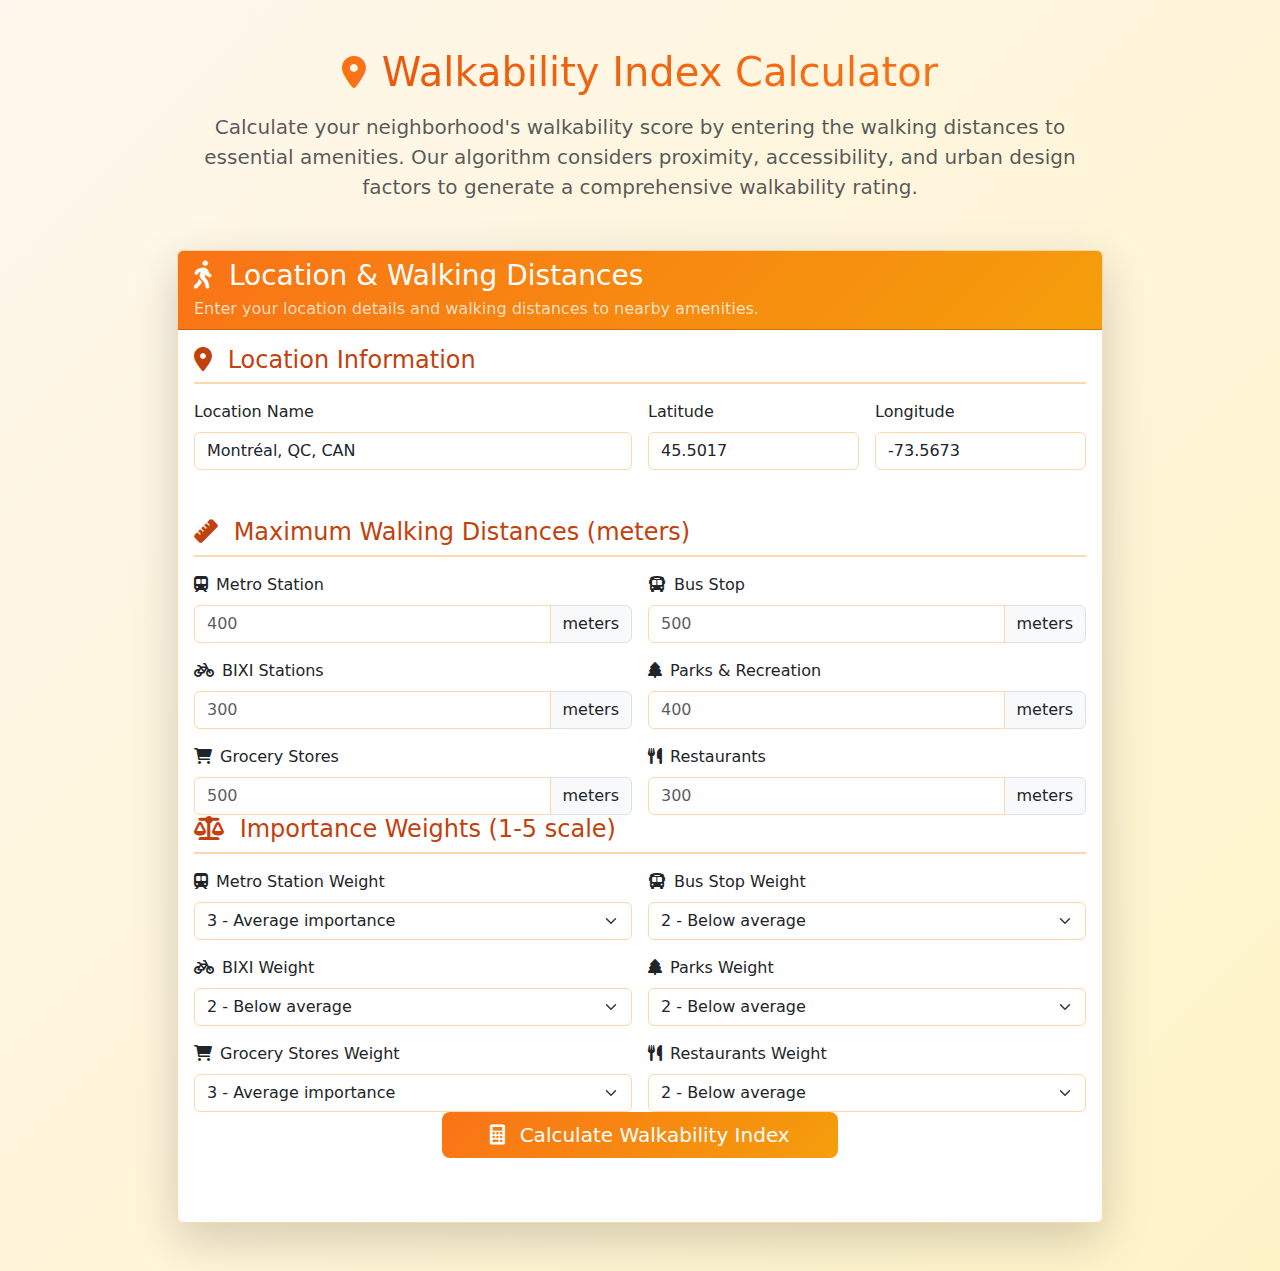
<file: docs/index.html>
<!DOCTYPE html>
<html lang="en">

<head>
    <meta charset="UTF-8">
    <meta name="viewport" content="width=device-width, initial-scale=1.0">
    <title>Walkability Index Calculator</title>
    <link href="https://cdn.jsdelivr.net/npm/bootstrap@5.3.0/dist/css/bootstrap.min.css" rel="stylesheet">
    <link href="https://cdnjs.cloudflare.com/ajax/libs/font-awesome/6.0.0/css/all.min.css" rel="stylesheet">
    <style>
        :root {
            --orange-50: #fff7ed;
            --orange-100: #ffedd5;
            --orange-200: #fed7aa;
            --orange-300: #fdba74;
            --orange-400: #fb923c;
            --orange-500: #f97316;
            --orange-600: #ea580c;
            --orange-700: #c2410c;
            --amber-500: #f59e0b;
            --amber-600: #d97706;
        }

        body {
            background: linear-gradient(135deg, var(--orange-50) 0%, #fef3c7 100%);
            min-height: 100vh;
        }

        .bg-orange-gradient {
            background: linear-gradient(135deg, var(--orange-500) 0%, var(--amber-500) 100%);
        }

        .text-orange-gradient {
            background: linear-gradient(135deg, var(--orange-600) 0%, var(--orange-500) 100%);
            -webkit-background-clip: text;
            -webkit-text-fill-color: transparent;
            background-clip: text;
        }

        .border-orange {
            border-color: var(--orange-200) !important;
        }

        .form-control:focus {
            border-color: var(--orange-400);
            box-shadow: 0 0 0 0.2rem rgba(249, 115, 22, 0.25);
        }

        .btn-orange {
            background: linear-gradient(135deg, var(--orange-500) 0%, var(--amber-500) 100%);
            border: none;
            color: white;
        }

        .btn-orange:hover {
            background: linear-gradient(135deg, var(--orange-600) 0%, var(--amber-600) 100%);
            color: white;
        }

        .btn-outline-orange {
            border-color: var(--orange-300);
            color: var(--orange-600);
        }

        .btn-outline-orange:hover {
            background-color: var(--orange-100);
            border-color: var(--orange-300);
            color: var(--orange-600);
        }

        .card-header-orange {
            background: linear-gradient(135deg, var(--orange-500) 0%, var(--amber-500) 100%);
            color: white;
        }

        .text-orange-600 {
            color: var(--orange-600) !important;
        }

        .text-orange-700 {
            color: var(--orange-700) !important;
        }

        .bg-orange-50 {
            background-color: var(--orange-50) !important;
        }

        .custom-place-item {
            background-color: var(--orange-50);
            border: 1px solid var(--orange-200);
        }

        .section-title {
            color: var(--orange-700);
            border-bottom: 2px solid var(--orange-200);
            padding-bottom: 0.5rem;
            margin-bottom: 1rem;
        }

        .icon-orange {
            color: var(--orange-500);
        }
    </style>
</head>

<body>
    <div class="container py-5">
        <div class="row justify-content-center">
            <div class="col-lg-10">
                <!-- Header -->
                <div class="text-center mb-5">
                    <div class="d-flex align-items-center justify-content-center gap-3 mb-3">
                        <i class="fas fa-map-marker-alt fa-2x icon-orange"></i>
                        <h1 class="text-orange-gradient mb-0">Walkability Index Calculator</h1>
                    </div>
                    <p class="text-muted lead">
                        Calculate your neighborhood's walkability score by entering the walking distances to essential
                        amenities.
                        Our algorithm considers proximity, accessibility, and urban design factors to generate a
                        comprehensive walkability rating.
                    </p>
                </div>

                <!-- Main Form Card -->
                <div class="card shadow-lg border-orange">
                    <div class="card-header card-header-orange">
                        <h3 class="card-title mb-1">
                            <i class="fas fa-walking me-2"></i>
                            Location & Walking Distances
                        </h3>
                        <p class="card-text mb-0 opacity-75">Enter your location details and walking distances to nearby
                            amenities.</p>
                    </div>
                    <div class="card-body">
                        <form id="walkabilityForm">
                            <!-- Location Section -->
                            <div class="mb-5">
                                <h4 class="section-title">
                                    <i class="fas fa-map-marker-alt me-2"></i>
                                    Location Information
                                </h4>
                                <div class="row g-3">
                                    <div class="col-md-6">
                                        <label for="location" class="form-label">Location Name</label>
                                        <input type="text" class="form-control border-orange" id="location"
                                            name="location" placeholder="e.g., Downtown Montreal" value="Montréal, QC, CAN" 
                                            required>
                                    </div>
                                    <div class="col-md-3">
                                        <label for="lat" class="form-label">Latitude</label>
                                        <input type="number" class="form-control border-orange" id="lat" name="lat"
                                            step="0.000001" placeholder="45.5017" value="45.5017" required>
                                    </div>
                                    <div class="col-md-3">
                                        <label for="lon" class="form-label">Longitude</label>
                                        <input type="number" class="form-control border-orange" id="lon" name="lon"
                                            step="0.000001" placeholder="-73.5673" value="-73.5673" required>
                                    </div>
                                </div>
                            </div>

                            <!-- Cutoff Distances Section -->
                            <div class="mb-5">
                                <h4 class="section-title">
                                    <i class="fas fa-ruler me-2"></i>
                                    Maximum Walking Distances (meters)
                                </h4>
                                <div class="row g-3">
                                
                                    <!-- METRO -->
                                    <div class="col-md-6">
                                        <label for="metro_m" class="form-label">
                                            <i class="fas fa-subway me-2"></i>Metro Station
                                        </label>
                                        <div class="input-group">
                                            <input type="number" class="form-control border-orange" id="metro_m" name="metro_m" step="50" min="0"
                                                placeholder="400">
                                            <span class="input-group-text">meters</span>
                                        </div>
                                    </div>
                                
                                    <!-- BUS -->
                                    <div class="col-md-6">
                                        <label for="bus_m" class="form-label">
                                            <i class="fas fa-bus me-2"></i>Bus Stop
                                        </label>
                                        <div class="input-group">
                                            <input type="number" class="form-control border-orange" id="bus_m" name="bus_m" step="50" min="0"
                                                placeholder="500">
                                            <span class="input-group-text">meters</span>
                                        </div>
                                    </div>
                                
                                    <!-- BIXI -->
                                    <div class="col-md-6">
                                        <label for="bixi_m" class="form-label">
                                            <i class="fas fa-bicycle me-2"></i>BIXI Stations
                                        </label>
                                        <div class="input-group">
                                            <input type="number" class="form-control border-orange" id="bixi_m" name="bixi_m" step="50" min="0"
                                                placeholder="300">
                                            <span class="input-group-text">meters</span>
                                        </div>
                                    </div>
                                
                                    <!-- PARK -->
                                    <div class="col-md-6">
                                        <label for="parks_m" class="form-label">
                                            <i class="fas fa-tree me-2"></i>Parks & Recreation
                                        </label>
                                        <div class="input-group">
                                            <input type="number" class="form-control border-orange" id="parks_m" name="parks_m" step="50" min="0"
                                                placeholder="400">
                                            <span class="input-group-text">meters</span>
                                        </div>
                                    </div>
                                
                                    <!-- GROCERY -->
                                    <div class="col-md-6">
                                        <label for="grocery_m" class="form-label">
                                            <i class="fas fa-shopping-cart me-2"></i>Grocery Stores
                                        </label>
                                        <div class="input-group">
                                            <input type="number" class="form-control border-orange" id="grocery_m" name="grocery_m" step="50" min="0"
                                                placeholder="500">
                                            <span class="input-group-text">meters</span>
                                        </div>
                                    </div>
                                
                                    <!-- RESTAURANT -->
                                    <div class="col-md-6">
                                        <label for="restaurants_m" class="form-label">
                                            <i class="fas fa-utensils me-2"></i>Restaurants
                                        </label>
                                        <div class="input-group">
                                            <input type="number" class="form-control border-orange" id="restaurants_m" name="restaurants_m" step="50"
                                                min="0" placeholder="300">
                                            <span class="input-group-text">meters</span>
                                        </div>
                                    </div>
                                
                                </div>

                            <!-- Weights Section -->
                            <div class="mb-5">
                                <h4 class="section-title">
                                    <i class="fas fa-balance-scale me-2"></i>
                                    Importance Weights (1-5 scale)
                                </h4>
                                <div class="row g-3">
                                
                                    <!-- METRO -->
                                    <div class="col-md-6">
                                        <label for="w_metro" class="form-label">
                                            <i class="fas fa-subway me-2"></i>Metro Station Weight
                                        </label>
                                        <select class="form-select border-orange" id="w_metro" name="w_metro">
                                            <option value="0">0 - Doesn't matter</option>
                                            <option value="1">1 - Low importance</option>
                                            <option value="2">2 - Below average</option>
                                            <option value="3" selected>3 - Average importance</option>
                                            <option value="4">4 - High importance</option>
                                            <option value="5">5 - Critical importance</option>
                                        </select>
                                    </div>
                                
                                    <!-- BUS -->
                                    <div class="col-md-6">
                                        <label for="w_bus" class="form-label">
                                            <i class="fas fa-bus me-2"></i>Bus Stop Weight
                                        </label>
                                        <select class="form-select border-orange" id="w_bus" name="w_bus">
                                            <option value="0">0 - Doesn't matter</option>
                                            <option value="1">1 - Low importance</option>
                                            <option value="2" selected>2 - Below average</option>
                                            <option value="3">3 - Average importance</option>
                                            <option value="4">4 - High importance</option>
                                            <option value="5">5 - Critical importance</option>
                                        </select>
                                    </div>
                                
                                    <!-- BIXI -->
                                    <div class="col-md-6">
                                        <label for="w_bixi" class="form-label">
                                            <i class="fas fa-bicycle me-2"></i>BIXI Weight
                                        </label>
                                        <select class="form-select border-orange" id="w_bixi" name="w_bixi">
                                            <option value="0">0 - Doesn't matter</option>
                                            <option value="1">1 - Low importance</option>
                                            <option value="2" selected>2 - Below average</option>
                                            <option value="3">3 - Average importance</option>
                                            <option value="4">4 - High importance</option>
                                            <option value="5">5 - Critical importance</option>
                                        </select>
                                    </div>
                                
                                    <!-- PARK -->
                                    <div class="col-md-6">
                                        <label for="w_parks" class="form-label">
                                            <i class="fas fa-tree me-2"></i>Parks Weight
                                        </label>
                                        <select class="form-select border-orange" id="w_parks" name="w_parks">
                                            <option value="0">0 - Doesn't matter</option>
                                            <option value="1">1 - Low importance</option>
                                            <option value="2" selected>2 - Below average</option>
                                            <option value="3">3 - Average importance</option>
                                            <option value="4">4 - High importance</option>
                                            <option value="5">5 - Critical importance</option>
                                        </select>
                                    </div>
                                
                                    <!-- GROCERY -->
                                    <div class="col-md-6">
                                        <label for="w_grocery" class="form-label">
                                            <i class="fas fa-shopping-cart me-2"></i>Grocery Stores Weight
                                        </label>
                                        <select class="form-select border-orange" id="w_grocery" name="w_grocery">
                                            <option value="0">0 - Doesn't matter</option>
                                            <option value="1">1 - Low importance</option>
                                            <option value="2">2 - Below average</option>
                                            <option value="3" selected>3 - Average importance</option>
                                            <option value="4">4 - High importance</option>
                                            <option value="5">5 - Critical importance</option>
                                        </select>
                                    </div>
                                
                                    <!-- RESTAURANT -->
                                    <div class="col-md-6">
                                        <label for="w_restaurants" class="form-label">
                                            <i class="fas fa-utensils me-2"></i>Restaurants Weight
                                        </label>
                                        <select class="form-select border-orange" id="w_restaurants" name="w_restaurants">
                                            <option value="0">0 - Doesn't matter</option>
                                            <option value="1">1 - Low importance</option>
                                            <option value="2" selected>2 - Below average</option>
                                            <option value="3">3 - Average importance</option>
                                            <option value="4">4 - High importance</option>
                                            <option value="5">5 - Critical importance</option>
                                        </select>
                                    </div>
                                
                                </div>



                            <!-- Submit Button -->
                            <div class="text-center">
                                <button type="submit" class="btn btn-orange btn-lg px-5">
                                    <i class="fas fa-calculator me-2"></i>
                                    Calculate Walkability Index
                                </button>
                            </div>
                        </form>
                    </div>
                </div>
            </div>
        </div>
    </div>

    <script src="https://cdn.jsdelivr.net/npm/bootstrap@5.3.0/dist/js/bootstrap.bundle.min.js"></script>
    <script>
        // Form submission
        document.getElementById('walkabilityForm').addEventListener('submit', async function (e) {
            e.preventDefault();

            // Show loading state
            const submitButton = this.querySelector('button[type="submit"]');
            const originalText = submitButton.innerHTML;
            submitButton.innerHTML = '<i class="fas fa-spinner fa-spin me-2"></i>Calculating...';
            submitButton.disabled = true;

            try {
                // Define consistent category order
                const categories = ["metro", "bus", "bixi", "park", "grocery", "restaurant"];

                // Build arrays in the same order
                const thresholds = [
                    parseInt(document.getElementById('metro_m').value) || 400,
                    parseInt(document.getElementById('bus_m').value) || 500,
                    parseInt(document.getElementById('bixi_m').value) || 300,
                    parseInt(document.getElementById('parks_m').value) || 400,
                    parseInt(document.getElementById('grocery_m').value) || 500,
                    parseInt(document.getElementById('restaurants_m').value) || 300
                ];

                const weights = [
                    parseInt(document.getElementById('w_metro').value),
                    parseInt(document.getElementById('w_bus').value),
                    parseInt(document.getElementById('w_bixi').value),
                    parseInt(document.getElementById('w_parks').value),
                    parseInt(document.getElementById('w_grocery').value),
                    parseInt(document.getElementById('w_restaurants').value)
                ];


                // Build the payload in backend's expected format
                const payload = {
                    location: {
                        name: document.getElementById('location').value,
                        lat: parseFloat(document.getElementById('lat').value),
                        lon: parseFloat(document.getElementById('lon').value)
                    },
                    categories: categories,
                    thresholds: thresholds,
                    weights: weights
                };

                console.log("Payload being sent:", payload);


                // Send to backend API
                const response = await fetch('http://127.0.0.1:8000/api/analyze', {
                    method: 'POST',
                    headers: {
                        'Content-Type': 'application/json',
                    },
                    body: JSON.stringify(payload)
                });

                if (!response.ok) {
                    throw new Error(`HTTP error! status: ${response.status}`);
                }

                const result = await response.json();

                // Store result in sessionStorage for the results page
                sessionStorage.setItem('walkability_result', JSON.stringify(result));

                // Redirect to results page
                window.location.href = '/result';

            } catch (error) {
                console.error('Error calling backend API:', error);
                alert('Sorry, there was an error calculating the walkability score. Please check that the backend is running and try again.');

                // Reset button state
                submitButton.innerHTML = originalText;
                submitButton.disabled = false;
            }
        });
    </script>
</body>

</html>
</file>
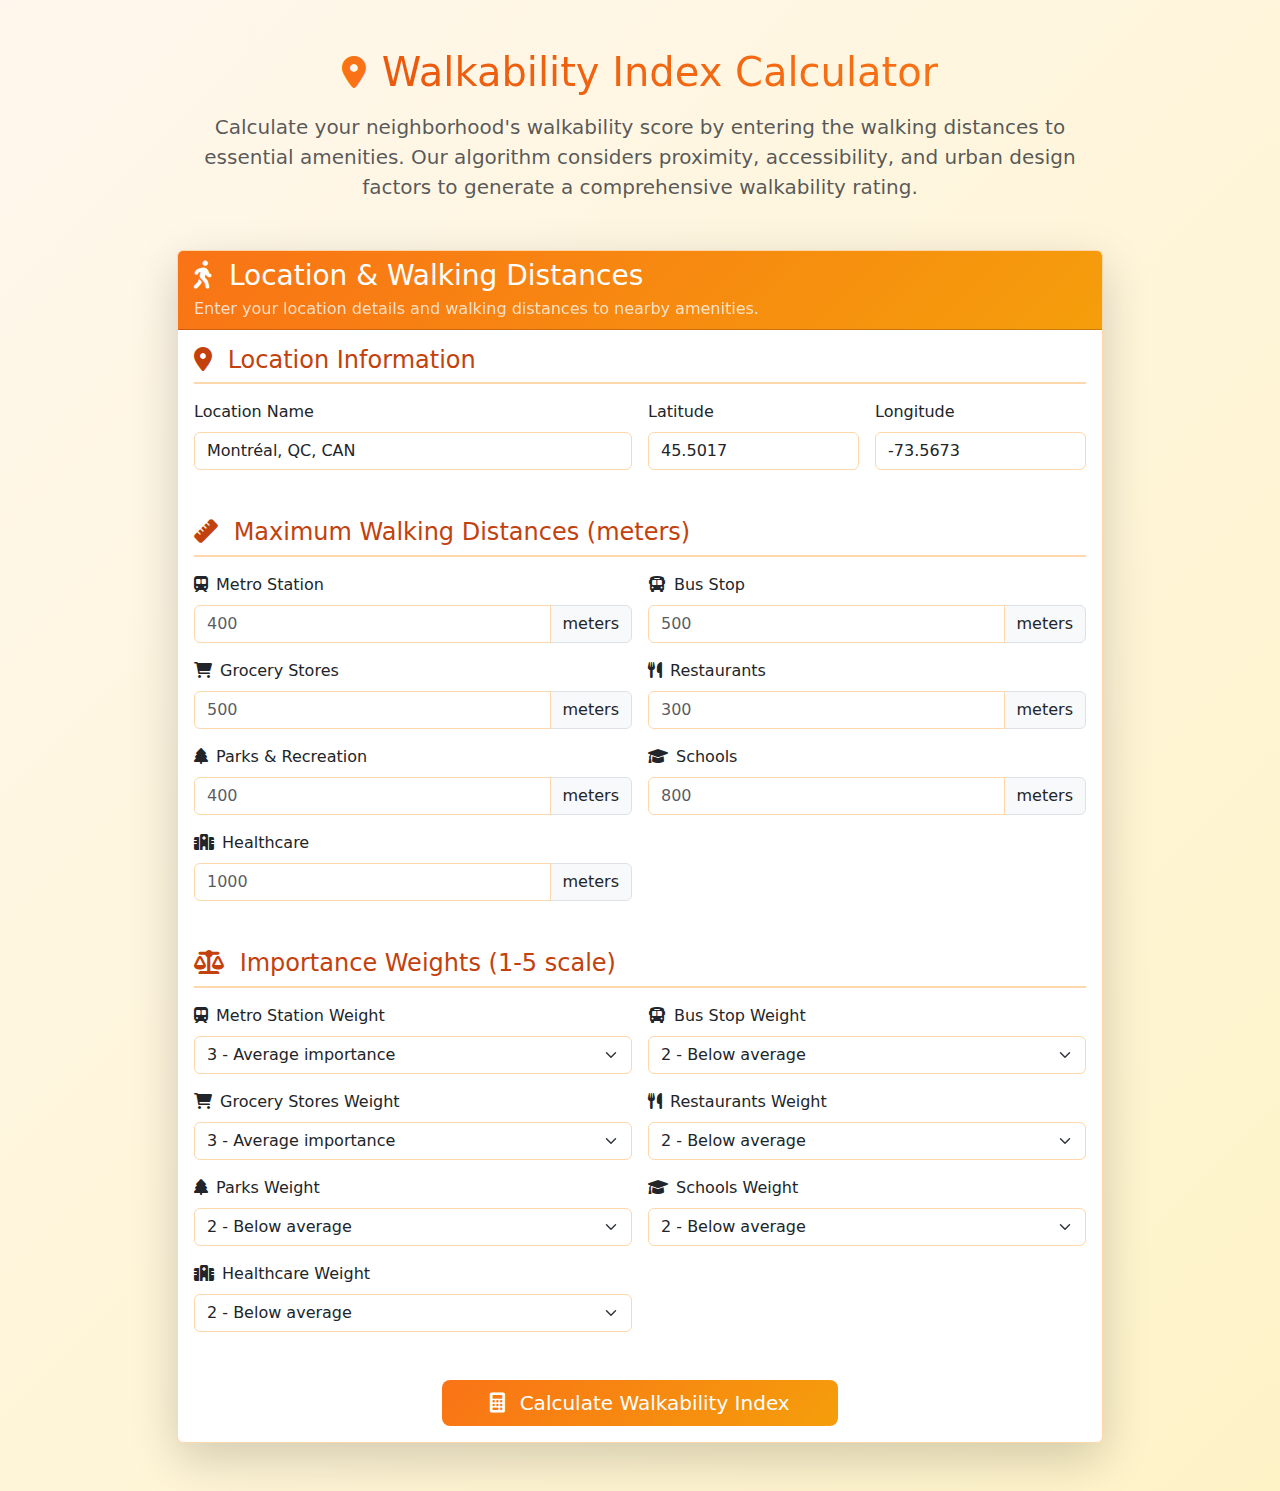
<file: frontend/index.html>
<!DOCTYPE html>
<html lang="en">

<head>
    <meta charset="UTF-8">
    <meta name="viewport" content="width=device-width, initial-scale=1.0">
    <title>Walkability Index Calculator</title>
    <link href="https://cdn.jsdelivr.net/npm/bootstrap@5.3.0/dist/css/bootstrap.min.css" rel="stylesheet">
    <link href="https://cdnjs.cloudflare.com/ajax/libs/font-awesome/6.0.0/css/all.min.css" rel="stylesheet">
    <style>
        :root {
            --orange-50: #fff7ed;
            --orange-100: #ffedd5;
            --orange-200: #fed7aa;
            --orange-300: #fdba74;
            --orange-400: #fb923c;
            --orange-500: #f97316;
            --orange-600: #ea580c;
            --orange-700: #c2410c;
            --amber-500: #f59e0b;
            --amber-600: #d97706;
        }

        body {
            background: linear-gradient(135deg, var(--orange-50) 0%, #fef3c7 100%);
            min-height: 100vh;
        }

        .bg-orange-gradient {
            background: linear-gradient(135deg, var(--orange-500) 0%, var(--amber-500) 100%);
        }

        .text-orange-gradient {
            background: linear-gradient(135deg, var(--orange-600) 0%, var(--orange-500) 100%);
            -webkit-background-clip: text;
            -webkit-text-fill-color: transparent;
            background-clip: text;
        }

        .border-orange {
            border-color: var(--orange-200) !important;
        }

        .form-control:focus {
            border-color: var(--orange-400);
            box-shadow: 0 0 0 0.2rem rgba(249, 115, 22, 0.25);
        }

        .btn-orange {
            background: linear-gradient(135deg, var(--orange-500) 0%, var(--amber-500) 100%);
            border: none;
            color: white;
        }

        .btn-orange:hover {
            background: linear-gradient(135deg, var(--orange-600) 0%, var(--amber-600) 100%);
            color: white;
        }

        .btn-outline-orange {
            border-color: var(--orange-300);
            color: var(--orange-600);
        }

        .btn-outline-orange:hover {
            background-color: var(--orange-100);
            border-color: var(--orange-300);
            color: var(--orange-600);
        }

        .card-header-orange {
            background: linear-gradient(135deg, var(--orange-500) 0%, var(--amber-500) 100%);
            color: white;
        }

        .text-orange-600 {
            color: var(--orange-600) !important;
        }

        .text-orange-700 {
            color: var(--orange-700) !important;
        }

        .bg-orange-50 {
            background-color: var(--orange-50) !important;
        }

        .custom-place-item {
            background-color: var(--orange-50);
            border: 1px solid var(--orange-200);
        }

        .section-title {
            color: var(--orange-700);
            border-bottom: 2px solid var(--orange-200);
            padding-bottom: 0.5rem;
            margin-bottom: 1rem;
        }

        .icon-orange {
            color: var(--orange-500);
        }
    </style>
</head>

<body>
    <div class="container py-5">
        <div class="row justify-content-center">
            <div class="col-lg-10">
                <!-- Header -->
                <div class="text-center mb-5">
                    <div class="d-flex align-items-center justify-content-center gap-3 mb-3">
                        <i class="fas fa-map-marker-alt fa-2x icon-orange"></i>
                        <h1 class="text-orange-gradient mb-0">Walkability Index Calculator</h1>
                    </div>
                    <p class="text-muted lead">
                        Calculate your neighborhood's walkability score by entering the walking distances to essential
                        amenities.
                        Our algorithm considers proximity, accessibility, and urban design factors to generate a
                        comprehensive walkability rating.
                    </p>
                </div>

                <!-- Main Form Card -->
                <div class="card shadow-lg border-orange">
                    <div class="card-header card-header-orange">
                        <h3 class="card-title mb-1">
                            <i class="fas fa-walking me-2"></i>
                            Location & Walking Distances
                        </h3>
                        <p class="card-text mb-0 opacity-75">Enter your location details and walking distances to nearby
                            amenities.</p>
                    </div>
                    <div class="card-body">
                        <form id="walkabilityForm">
                            <!-- Location Section -->
                            <div class="mb-5">
                                <h4 class="section-title">
                                    <i class="fas fa-map-marker-alt me-2"></i>
                                    Location Information
                                </h4>
                                <div class="row g-3">
                                    <div class="col-md-6">
                                        <label for="location" class="form-label">Location Name</label>
                                        <input type="text" class="form-control border-orange" id="location"
                                            name="location" placeholder="e.g., Downtown Montreal" value="Montréal, QC, CAN" 
                                            required>
                                    </div>
                                    <div class="col-md-3">
                                        <label for="lat" class="form-label">Latitude</label>
                                        <input type="number" class="form-control border-orange" id="lat" name="lat"
                                            step="0.000001" placeholder="45.5017" value="45.5017" required>
                                    </div>
                                    <div class="col-md-3">
                                        <label for="lon" class="form-label">Longitude</label>
                                        <input type="number" class="form-control border-orange" id="lon" name="lon"
                                            step="0.000001" placeholder="-73.5673" value="-73.5673" required>
                                    </div>
                                </div>
                            </div>

                            <!-- Cutoff Distances Section -->
                            <div class="mb-5">
                                <h4 class="section-title">
                                    <i class="fas fa-ruler me-2"></i>
                                    Maximum Walking Distances (meters)
                                </h4>
                                <div class="row g-3">
                                    <div class="col-md-6">
                                        <label for="metro_m" class="form-label">
                                            <i class="fas fa-subway me-2"></i>Metro Station
                                        </label>
                                        <div class="input-group">
                                            <input type="number" class="form-control border-orange" id="metro_m"
                                                name="metro_m" step="50" min="0" placeholder="400">
                                            <span class="input-group-text">meters</span>
                                        </div>
                                    </div>
                                    <div class="col-md-6">
                                        <label for="bus_m" class="form-label">
                                            <i class="fas fa-bus me-2"></i>Bus Stop
                                        </label>
                                        <div class="input-group">
                                            <input type="number" class="form-control border-orange" id="bus_m"
                                                name="bus_m" step="50" min="0" placeholder="500">
                                            <span class="input-group-text">meters</span>
                                        </div>
                                    </div>
                                    <div class="col-md-6">
                                        <label for="grocery_m" class="form-label">
                                            <i class="fas fa-shopping-cart me-2"></i>Grocery Stores
                                        </label>
                                        <div class="input-group">
                                            <input type="number" class="form-control border-orange" id="grocery_m"
                                                name="grocery_m" step="50" min="0" placeholder="500">
                                            <span class="input-group-text">meters</span>
                                        </div>
                                    </div>
                                    <div class="col-md-6">
                                        <label for="restaurants_m" class="form-label">
                                            <i class="fas fa-utensils me-2"></i>Restaurants
                                        </label>
                                        <div class="input-group">
                                            <input type="number" class="form-control border-orange" id="restaurants_m"
                                                name="restaurants_m" step="50" min="0" placeholder="300">
                                            <span class="input-group-text">meters</span>
                                        </div>
                                    </div>
                                    <div class="col-md-6">
                                        <label for="parks_m" class="form-label">
                                            <i class="fas fa-tree me-2"></i>Parks & Recreation
                                        </label>
                                        <div class="input-group">
                                            <input type="number" class="form-control border-orange" id="parks_m"
                                                name="parks_m" step="50" min="0" placeholder="400">
                                            <span class="input-group-text">meters</span>
                                        </div>
                                    </div>
                                    <div class="col-md-6">
                                        <label for="schools_m" class="form-label">
                                            <i class="fas fa-graduation-cap me-2"></i>Schools
                                        </label>
                                        <div class="input-group">
                                            <input type="number" class="form-control border-orange" id="schools_m"
                                                name="schools_m" step="50" min="0" placeholder="800">
                                            <span class="input-group-text">meters</span>
                                        </div>
                                    </div>
                                    <div class="col-md-6">
                                        <label for="healthcare_m" class="form-label">
                                            <i class="fas fa-hospital me-2"></i>Healthcare
                                        </label>
                                        <div class="input-group">
                                            <input type="number" class="form-control border-orange" id="healthcare_m"
                                                name="healthcare_m" step="50" min="0" placeholder="1000">
                                            <span class="input-group-text">meters</span>
                                        </div>
                                    </div>
                                </div>
                            </div>

                            <!-- Weights Section -->
                            <div class="mb-5">
                                <h4 class="section-title">
                                    <i class="fas fa-balance-scale me-2"></i>
                                    Importance Weights (1-5 scale)
                                </h4>
                                <div class="row g-3">
                                    <div class="col-md-6">
                                        <label for="w_metro" class="form-label">
                                            <i class="fas fa-subway me-2"></i>Metro Station Weight
                                        </label>
                                        <select class="form-select border-orange" id="w_metro" name="w_metro">
                                            <option value="0">0 - Doesn't matter</option>
                                            <option value="1">1 - Low importance</option>
                                            <option value="2">2 - Below average</option>
                                            <option value="3" selected>3 - Average importance</option>
                                            <option value="4">4 - High importance</option>
                                            <option value="5">5 - Critical importance</option>
                                        </select>
                                    </div>
                                    <div class="col-md-6">
                                        <label for="w_bus" class="form-label">
                                            <i class="fas fa-bus me-2"></i>Bus Stop Weight
                                        </label>
                                        <select class="form-select border-orange" id="w_bus" name="w_bus">
                                            <option value="0">0 - Doesn't matter</option>
                                            <option value="1">1 - Low importance</option>
                                            <option value="2" selected>2 - Below average</option>
                                            <option value="3">3 - Average importance</option>
                                            <option value="4">4 - High importance</option>
                                            <option value="5">5 - Critical importance</option>
                                        </select>
                                    </div>
                                    <div class="col-md-6">
                                        <label for="w_grocery" class="form-label">
                                            <i class="fas fa-shopping-cart me-2"></i>Grocery Stores Weight
                                        </label>
                                        <select class="form-select border-orange" id="w_grocery" name="w_grocery">
                                            <option value="0">0 - Doesn't matter</option>
                                            <option value="1">1 - Low importance</option>
                                            <option value="2">2 - Below average</option>
                                            <option value="3" selected>3 - Average importance</option>
                                            <option value="4">4 - High importance</option>
                                            <option value="5">5 - Critical importance</option>
                                        </select>
                                    </div>
                                    <div class="col-md-6">
                                        <label for="w_restaurants" class="form-label">
                                            <i class="fas fa-utensils me-2"></i>Restaurants Weight
                                        </label>
                                        <select class="form-select border-orange" id="w_restaurants"
                                            name="w_restaurants">
                                            <option value="0">0 - Doesn't matter</option>
                                            <option value="1">1 - Low importance</option>
                                            <option value="2" selected>2 - Below average</option>
                                            <option value="3">3 - Average importance</option>
                                            <option value="4">4 - High importance</option>
                                            <option value="5">5 - Critical importance</option>
                                        </select>
                                    </div>
                                    <div class="col-md-6">
                                        <label for="w_parks" class="form-label">
                                            <i class="fas fa-tree me-2"></i>Parks Weight
                                        </label>
                                        <select class="form-select border-orange" id="w_parks" name="w_parks">
                                            <option value="0">0 - Doesn't matter</option>
                                            <option value="1">1 - Low importance</option>
                                            <option value="2" selected>2 - Below average</option>
                                            <option value="3">3 - Average importance</option>
                                            <option value="4">4 - High importance</option>
                                            <option value="5">5 - Critical importance</option>
                                        </select>
                                    </div>
                                    <div class="col-md-6">
                                        <label for="w_schools" class="form-label">
                                            <i class="fas fa-graduation-cap me-2"></i>Schools Weight
                                        </label>
                                        <select class="form-select border-orange" id="w_schools" name="w_schools">
                                            <option value="0">0 - Doesn't matter</option>
                                            <option value="1">1 - Low importance</option>
                                            <option value="2" selected>2 - Below average</option>
                                            <option value="3">3 - Average importance</option>
                                            <option value="4">4 - High importance</option>
                                            <option value="5">5 - Critical importance</option>
                                        </select>
                                    </div>
                                    <div class="col-md-6">
                                        <label for="w_healthcare" class="form-label">
                                            <i class="fas fa-hospital me-2"></i>Healthcare Weight
                                        </label>
                                        <select class="form-select border-orange" id="w_healthcare" name="w_healthcare">
                                            <option value="0">0 - Doesn't matter</option>
                                            <option value="1">1 - Low importance</option>
                                            <option value="2" selected>2 - Below average</option>
                                            <option value="3">3 - Average importance</option>
                                            <option value="4">4 - High importance</option>
                                            <option value="5">5 - Critical importance</option>
                                        </select>
                                    </div>
                                </div>
                            </div>



                            <!-- Submit Button -->
                            <div class="text-center">
                                <button type="submit" class="btn btn-orange btn-lg px-5">
                                    <i class="fas fa-calculator me-2"></i>
                                    Calculate Walkability Index
                                </button>
                            </div>
                        </form>
                    </div>
                </div>
            </div>
        </div>
    </div>

    <script src="https://cdn.jsdelivr.net/npm/bootstrap@5.3.0/dist/js/bootstrap.bundle.min.js"></script>
    <script>
        // Form submission
        document.getElementById('walkabilityForm').addEventListener('submit', async function (e) {
            e.preventDefault();

            // Show loading state
            const submitButton = this.querySelector('button[type="submit"]');
            const originalText = submitButton.innerHTML;
            submitButton.innerHTML = '<i class="fas fa-spinner fa-spin me-2"></i>Calculating...';
            submitButton.disabled = true;

            try {
                // Define consistent category order
                const categories = ["metro", "bus", "grocery", "restaurants", "parks", "schools", "healthcare"];

                // Build arrays in the same order
                const thresholds = [
                    parseInt(document.getElementById('metro_m').value) || 200,
                    parseInt(document.getElementById('bus_m').value) || 1000,
                    parseInt(document.getElementById('grocery_m').value) || 500,
                    parseInt(document.getElementById('restaurants_m').value) || 300,
                    parseInt(document.getElementById('parks_m').value) || 400,
                    parseInt(document.getElementById('schools_m').value) || 800,
                    parseInt(document.getElementById('healthcare_m').value) || 1000
                ];

                const weights = [
                    parseInt(document.getElementById('w_metro').value),
                    parseInt(document.getElementById('w_bus').value),
                    parseInt(document.getElementById('w_grocery').value),
                    parseInt(document.getElementById('w_restaurants').value),
                    parseInt(document.getElementById('w_parks').value),
                    parseInt(document.getElementById('w_schools').value),
                    parseInt(document.getElementById('w_healthcare').value)
                ];

                // Build the payload in backend's expected format
                const payload = {
                    location: {
                        name: document.getElementById('location').value,
                        lat: parseFloat(document.getElementById('lat').value),
                        lon: parseFloat(document.getElementById('lon').value)
                    },
                    categories: categories,
                    thresholds: thresholds,
                    weights: weights
                };

                console.log("Payload being sent:", payload);


                // Send to backend API
                const response = await fetch('http://127.0.0.1:8000/api/analyze', {
                    method: 'POST',
                    headers: {
                        'Content-Type': 'application/json',
                    },
                    body: JSON.stringify(payload)
                });

                if (!response.ok) {
                    throw new Error(`HTTP error! status: ${response.status}`);
                }

                const result = await response.json();

                // Store result in sessionStorage for the results page
                sessionStorage.setItem('walkability_result', JSON.stringify(result));

                // Redirect to results page
                window.location.href = '/result';

            } catch (error) {
                console.error('Error calling backend API:', error);
                alert('Sorry, there was an error calculating the walkability score. Please check that the backend is running and try again.');

                // Reset button state
                submitButton.innerHTML = originalText;
                submitButton.disabled = false;
            }
        });
    </script>
</body>

</html>
</file>
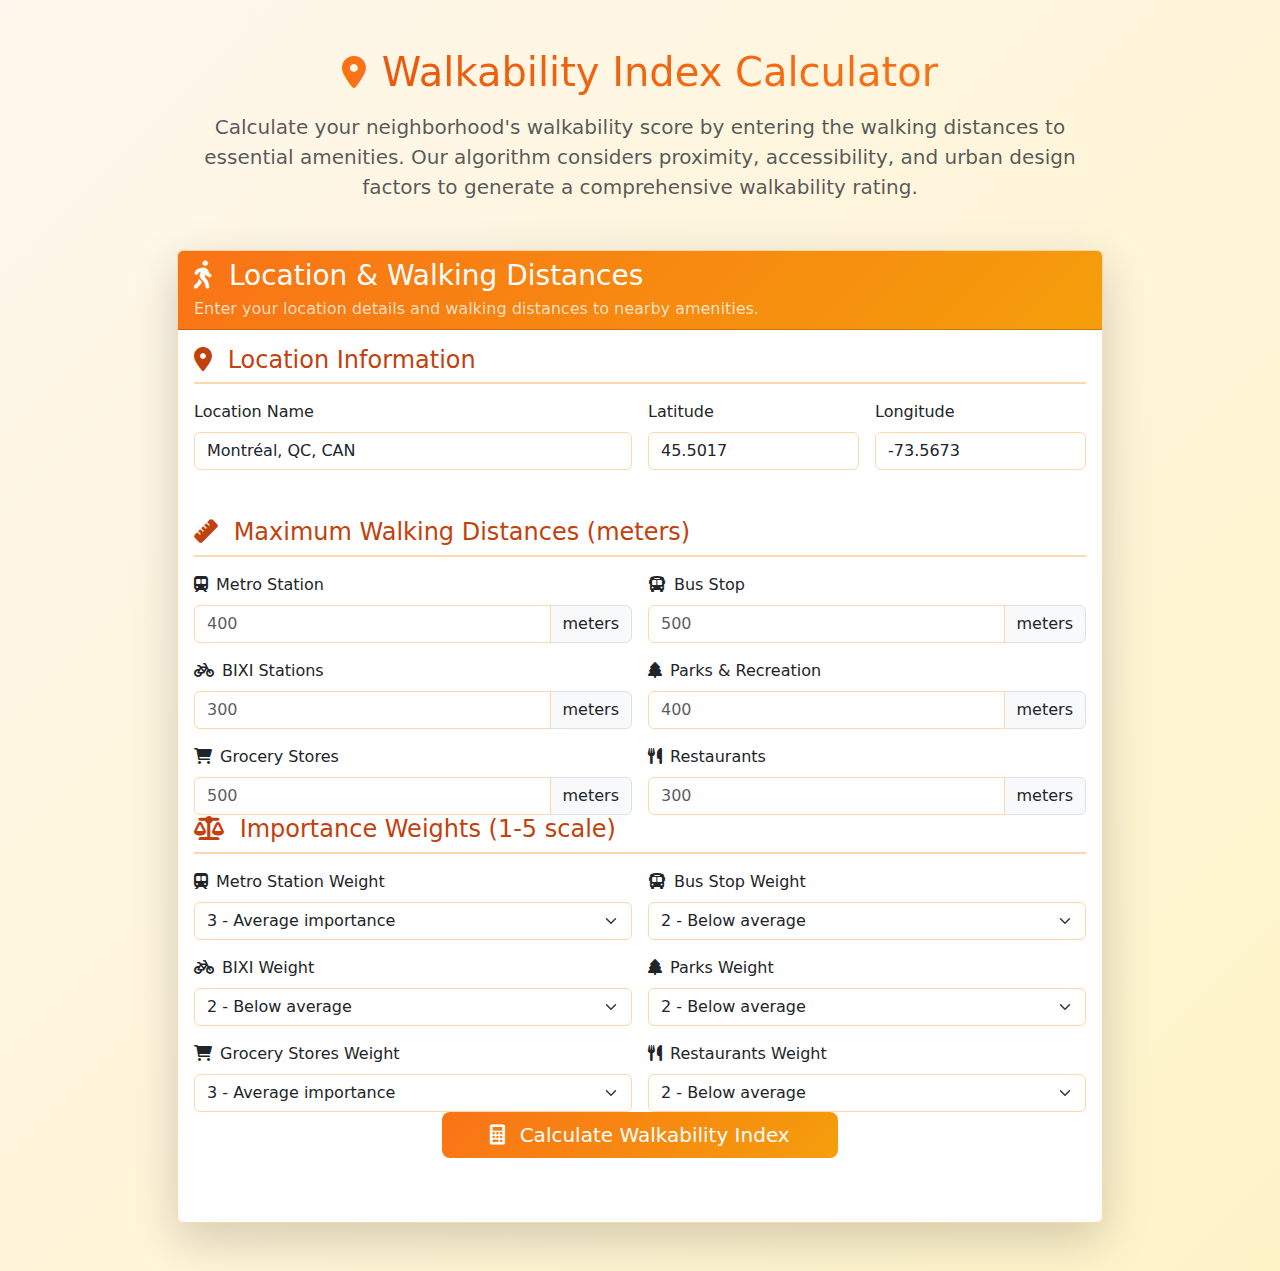
<file: backend/frontend/index.html>
<!DOCTYPE html>
<html lang="en">

<head>
    <meta charset="UTF-8">
    <meta name="viewport" content="width=device-width, initial-scale=1.0">
    <title>Walkability Index Calculator</title>
    <link href="https://cdn.jsdelivr.net/npm/bootstrap@5.3.0/dist/css/bootstrap.min.css" rel="stylesheet">
    <link href="https://cdnjs.cloudflare.com/ajax/libs/font-awesome/6.0.0/css/all.min.css" rel="stylesheet">
    <style>
        :root {
            --orange-50: #fff7ed;
            --orange-100: #ffedd5;
            --orange-200: #fed7aa;
            --orange-300: #fdba74;
            --orange-400: #fb923c;
            --orange-500: #f97316;
            --orange-600: #ea580c;
            --orange-700: #c2410c;
            --amber-500: #f59e0b;
            --amber-600: #d97706;
        }

        body {
            background: linear-gradient(135deg, var(--orange-50) 0%, #fef3c7 100%);
            min-height: 100vh;
        }

        .bg-orange-gradient {
            background: linear-gradient(135deg, var(--orange-500) 0%, var(--amber-500) 100%);
        }

        .text-orange-gradient {
            background: linear-gradient(135deg, var(--orange-600) 0%, var(--orange-500) 100%);
            -webkit-background-clip: text;
            -webkit-text-fill-color: transparent;
            background-clip: text;
        }

        .border-orange {
            border-color: var(--orange-200) !important;
        }

        .form-control:focus {
            border-color: var(--orange-400);
            box-shadow: 0 0 0 0.2rem rgba(249, 115, 22, 0.25);
        }

        .btn-orange {
            background: linear-gradient(135deg, var(--orange-500) 0%, var(--amber-500) 100%);
            border: none;
            color: white;
        }

        .btn-orange:hover {
            background: linear-gradient(135deg, var(--orange-600) 0%, var(--amber-600) 100%);
            color: white;
        }

        .btn-outline-orange {
            border-color: var(--orange-300);
            color: var(--orange-600);
        }

        .btn-outline-orange:hover {
            background-color: var(--orange-100);
            border-color: var(--orange-300);
            color: var(--orange-600);
        }

        .card-header-orange {
            background: linear-gradient(135deg, var(--orange-500) 0%, var(--amber-500) 100%);
            color: white;
        }

        .text-orange-600 {
            color: var(--orange-600) !important;
        }

        .text-orange-700 {
            color: var(--orange-700) !important;
        }

        .bg-orange-50 {
            background-color: var(--orange-50) !important;
        }

        .custom-place-item {
            background-color: var(--orange-50);
            border: 1px solid var(--orange-200);
        }

        .section-title {
            color: var(--orange-700);
            border-bottom: 2px solid var(--orange-200);
            padding-bottom: 0.5rem;
            margin-bottom: 1rem;
        }

        .icon-orange {
            color: var(--orange-500);
        }
    </style>
</head>

<body>
    <div class="container py-5">
        <div class="row justify-content-center">
            <div class="col-lg-10">
                <!-- Header -->
                <div class="text-center mb-5">
                    <div class="d-flex align-items-center justify-content-center gap-3 mb-3">
                        <i class="fas fa-map-marker-alt fa-2x icon-orange"></i>
                        <h1 class="text-orange-gradient mb-0">Walkability Index Calculator</h1>
                    </div>
                    <p class="text-muted lead">
                        Calculate your neighborhood's walkability score by entering the walking distances to essential
                        amenities.
                        Our algorithm considers proximity, accessibility, and urban design factors to generate a
                        comprehensive walkability rating.
                    </p>
                </div>

                <!-- Main Form Card -->
                <div class="card shadow-lg border-orange">
                    <div class="card-header card-header-orange">
                        <h3 class="card-title mb-1">
                            <i class="fas fa-walking me-2"></i>
                            Location & Walking Distances
                        </h3>
                        <p class="card-text mb-0 opacity-75">Enter your location details and walking distances to nearby
                            amenities.</p>
                    </div>
                    <div class="card-body">
                        <form id="walkabilityForm">
                            <!-- Location Section -->
                            <div class="mb-5">
                                <h4 class="section-title">
                                    <i class="fas fa-map-marker-alt me-2"></i>
                                    Location Information
                                </h4>
                                <div class="row g-3">
                                    <div class="col-md-6">
                                        <label for="location" class="form-label">Location Name</label>
                                        <input type="text" class="form-control border-orange" id="location"
                                            name="location" placeholder="e.g., Downtown Montreal"
                                            value="Montréal, QC, CAN" required>
                                    </div>
                                    <div class="col-md-3">
                                        <label for="lat" class="form-label">Latitude</label>
                                        <input type="number" class="form-control border-orange" id="lat" name="lat"
                                            step="0.000001" placeholder="45.5017" value="45.5017" required>
                                    </div>
                                    <div class="col-md-3">
                                        <label for="lon" class="form-label">Longitude</label>
                                        <input type="number" class="form-control border-orange" id="lon" name="lon"
                                            step="0.000001" placeholder="-73.5673" value="-73.5673" required>
                                    </div>
                                </div>
                            </div>

                            <!-- Cutoff Distances Section -->
                            <div class="mb-5">
                                <h4 class="section-title">
                                    <i class="fas fa-ruler me-2"></i>
                                    Maximum Walking Distances (meters)
                                </h4>
                                <div class="row g-3">

                                    <!-- METRO -->
                                    <div class="col-md-6">
                                        <label for="metro_m" class="form-label">
                                            <i class="fas fa-subway me-2"></i>Metro Station
                                        </label>
                                        <div class="input-group">
                                            <input type="number" class="form-control border-orange" id="metro_m"
                                                name="metro_m" step="50" min="0" placeholder="400">
                                            <span class="input-group-text">meters</span>
                                        </div>
                                    </div>

                                    <!-- BUS -->
                                    <div class="col-md-6">
                                        <label for="bus_m" class="form-label">
                                            <i class="fas fa-bus me-2"></i>Bus Stop
                                        </label>
                                        <div class="input-group">
                                            <input type="number" class="form-control border-orange" id="bus_m"
                                                name="bus_m" step="50" min="0" placeholder="500">
                                            <span class="input-group-text">meters</span>
                                        </div>
                                    </div>

                                    <!-- BIXI -->
                                    <div class="col-md-6">
                                        <label for="bixi_m" class="form-label">
                                            <i class="fas fa-bicycle me-2"></i>BIXI Stations
                                        </label>
                                        <div class="input-group">
                                            <input type="number" class="form-control border-orange" id="bixi_m"
                                                name="bixi_m" step="50" min="0" placeholder="300">
                                            <span class="input-group-text">meters</span>
                                        </div>
                                    </div>

                                    <!-- PARK -->
                                    <div class="col-md-6">
                                        <label for="parks_m" class="form-label">
                                            <i class="fas fa-tree me-2"></i>Parks & Recreation
                                        </label>
                                        <div class="input-group">
                                            <input type="number" class="form-control border-orange" id="parks_m"
                                                name="parks_m" step="50" min="0" placeholder="400">
                                            <span class="input-group-text">meters</span>
                                        </div>
                                    </div>

                                    <!-- GROCERY -->
                                    <div class="col-md-6">
                                        <label for="grocery_m" class="form-label">
                                            <i class="fas fa-shopping-cart me-2"></i>Grocery Stores
                                        </label>
                                        <div class="input-group">
                                            <input type="number" class="form-control border-orange" id="grocery_m"
                                                name="grocery_m" step="50" min="0" placeholder="500">
                                            <span class="input-group-text">meters</span>
                                        </div>
                                    </div>

                                    <!-- RESTAURANT -->
                                    <div class="col-md-6">
                                        <label for="restaurants_m" class="form-label">
                                            <i class="fas fa-utensils me-2"></i>Restaurants
                                        </label>
                                        <div class="input-group">
                                            <input type="number" class="form-control border-orange" id="restaurants_m"
                                                name="restaurants_m" step="50" min="0" placeholder="300">
                                            <span class="input-group-text">meters</span>
                                        </div>
                                    </div>

                                </div>

                                <!-- Weights Section -->
                                <div class="mb-5">
                                    <h4 class="section-title">
                                        <i class="fas fa-balance-scale me-2"></i>
                                        Importance Weights (1-5 scale)
                                    </h4>
                                    <div class="row g-3">

                                        <!-- METRO -->
                                        <div class="col-md-6">
                                            <label for="w_metro" class="form-label">
                                                <i class="fas fa-subway me-2"></i>Metro Station Weight
                                            </label>
                                            <select class="form-select border-orange" id="w_metro" name="w_metro">
                                                <option value="0">0 - Doesn't matter</option>
                                                <option value="1">1 - Low importance</option>
                                                <option value="2">2 - Below average</option>
                                                <option value="3" selected>3 - Average importance</option>
                                                <option value="4">4 - High importance</option>
                                                <option value="5">5 - Critical importance</option>
                                            </select>
                                        </div>

                                        <!-- BUS -->
                                        <div class="col-md-6">
                                            <label for="w_bus" class="form-label">
                                                <i class="fas fa-bus me-2"></i>Bus Stop Weight
                                            </label>
                                            <select class="form-select border-orange" id="w_bus" name="w_bus">
                                                <option value="0">0 - Doesn't matter</option>
                                                <option value="1">1 - Low importance</option>
                                                <option value="2" selected>2 - Below average</option>
                                                <option value="3">3 - Average importance</option>
                                                <option value="4">4 - High importance</option>
                                                <option value="5">5 - Critical importance</option>
                                            </select>
                                        </div>

                                        <!-- BIXI -->
                                        <div class="col-md-6">
                                            <label for="w_bixi" class="form-label">
                                                <i class="fas fa-bicycle me-2"></i>BIXI Weight
                                            </label>
                                            <select class="form-select border-orange" id="w_bixi" name="w_bixi">
                                                <option value="0">0 - Doesn't matter</option>
                                                <option value="1">1 - Low importance</option>
                                                <option value="2" selected>2 - Below average</option>
                                                <option value="3">3 - Average importance</option>
                                                <option value="4">4 - High importance</option>
                                                <option value="5">5 - Critical importance</option>
                                            </select>
                                        </div>

                                        <!-- PARK -->
                                        <div class="col-md-6">
                                            <label for="w_parks" class="form-label">
                                                <i class="fas fa-tree me-2"></i>Parks Weight
                                            </label>
                                            <select class="form-select border-orange" id="w_parks" name="w_parks">
                                                <option value="0">0 - Doesn't matter</option>
                                                <option value="1">1 - Low importance</option>
                                                <option value="2" selected>2 - Below average</option>
                                                <option value="3">3 - Average importance</option>
                                                <option value="4">4 - High importance</option>
                                                <option value="5">5 - Critical importance</option>
                                            </select>
                                        </div>

                                        <!-- GROCERY -->
                                        <div class="col-md-6">
                                            <label for="w_grocery" class="form-label">
                                                <i class="fas fa-shopping-cart me-2"></i>Grocery Stores Weight
                                            </label>
                                            <select class="form-select border-orange" id="w_grocery" name="w_grocery">
                                                <option value="0">0 - Doesn't matter</option>
                                                <option value="1">1 - Low importance</option>
                                                <option value="2">2 - Below average</option>
                                                <option value="3" selected>3 - Average importance</option>
                                                <option value="4">4 - High importance</option>
                                                <option value="5">5 - Critical importance</option>
                                            </select>
                                        </div>

                                        <!-- RESTAURANT -->
                                        <div class="col-md-6">
                                            <label for="w_restaurants" class="form-label">
                                                <i class="fas fa-utensils me-2"></i>Restaurants Weight
                                            </label>
                                            <select class="form-select border-orange" id="w_restaurants"
                                                name="w_restaurants">
                                                <option value="0">0 - Doesn't matter</option>
                                                <option value="1">1 - Low importance</option>
                                                <option value="2" selected>2 - Below average</option>
                                                <option value="3">3 - Average importance</option>
                                                <option value="4">4 - High importance</option>
                                                <option value="5">5 - Critical importance</option>
                                            </select>
                                        </div>

                                    </div>



                                    <!-- Submit Button -->
                                    <div class="text-center">
                                        <button type="submit" class="btn btn-orange btn-lg px-5">
                                            <i class="fas fa-calculator me-2"></i>
                                            Calculate Walkability Index
                                        </button>
                                    </div>
                        </form>
                    </div>
                </div>
            </div>
        </div>
    </div>

    <script src="https://cdn.jsdelivr.net/npm/bootstrap@5.3.0/dist/js/bootstrap.bundle.min.js"></script>
    <script>
        // Form submission
        document.getElementById('walkabilityForm').addEventListener('submit', async function (e) {
            e.preventDefault();

            // Show loading state
            const submitButton = this.querySelector('button[type="submit"]');
            const originalText = submitButton.innerHTML;
            submitButton.innerHTML = '<i class="fas fa-spinner fa-spin me-2"></i>Calculating...';
            submitButton.disabled = true;

            try {
                // Define consistent category order
                const categories = ["metro", "bus", "bixi", "park", "grocery", "restaurant"];

                // Build arrays in the same order
                const thresholds = [
                    parseInt(document.getElementById('metro_m').value) || 400,
                    parseInt(document.getElementById('bus_m').value) || 500,
                    parseInt(document.getElementById('bixi_m').value) || 300,
                    parseInt(document.getElementById('parks_m').value) || 400,
                    parseInt(document.getElementById('grocery_m').value) || 500,
                    parseInt(document.getElementById('restaurants_m').value) || 300
                ];

                const weights = [
                    parseInt(document.getElementById('w_metro').value),
                    parseInt(document.getElementById('w_bus').value),
                    parseInt(document.getElementById('w_bixi').value),
                    parseInt(document.getElementById('w_parks').value),
                    parseInt(document.getElementById('w_grocery').value),
                    parseInt(document.getElementById('w_restaurants').value)
                ];


                // Build the payload in backend's expected format
                const payload = {
                    location: {
                        name: document.getElementById('location').value,
                        lat: parseFloat(document.getElementById('lat').value),
                        lon: parseFloat(document.getElementById('lon').value)
                    },
                    categories: categories,
                    thresholds: thresholds,
                    weights: weights
                };

                console.log("Payload being sent:", payload);


                // Send to backend API
                const response = await fetch('http://127.0.0.1:8000/api/analyze', {
                    method: 'POST',
                    headers: {
                        'Content-Type': 'application/json',
                    },
                    body: JSON.stringify(payload)
                });

                if (!response.ok) {
                    throw new Error(`HTTP error! status: ${response.status}`);
                }

                const result = await response.json();

                // Store result in sessionStorage for the results page
                sessionStorage.setItem('walkability_result', JSON.stringify(result));

                // Redirect to results page
                window.location.href = '/result';

            } catch (error) {
                console.error('Error calling backend API:', error);
                alert('Sorry, there was an error calculating the walkability score. Please check that the backend is running and try again.');

                // Reset button state
                submitButton.innerHTML = originalText;
                submitButton.disabled = false;
            }
        });
    </script>
</body>

</html>
</file>
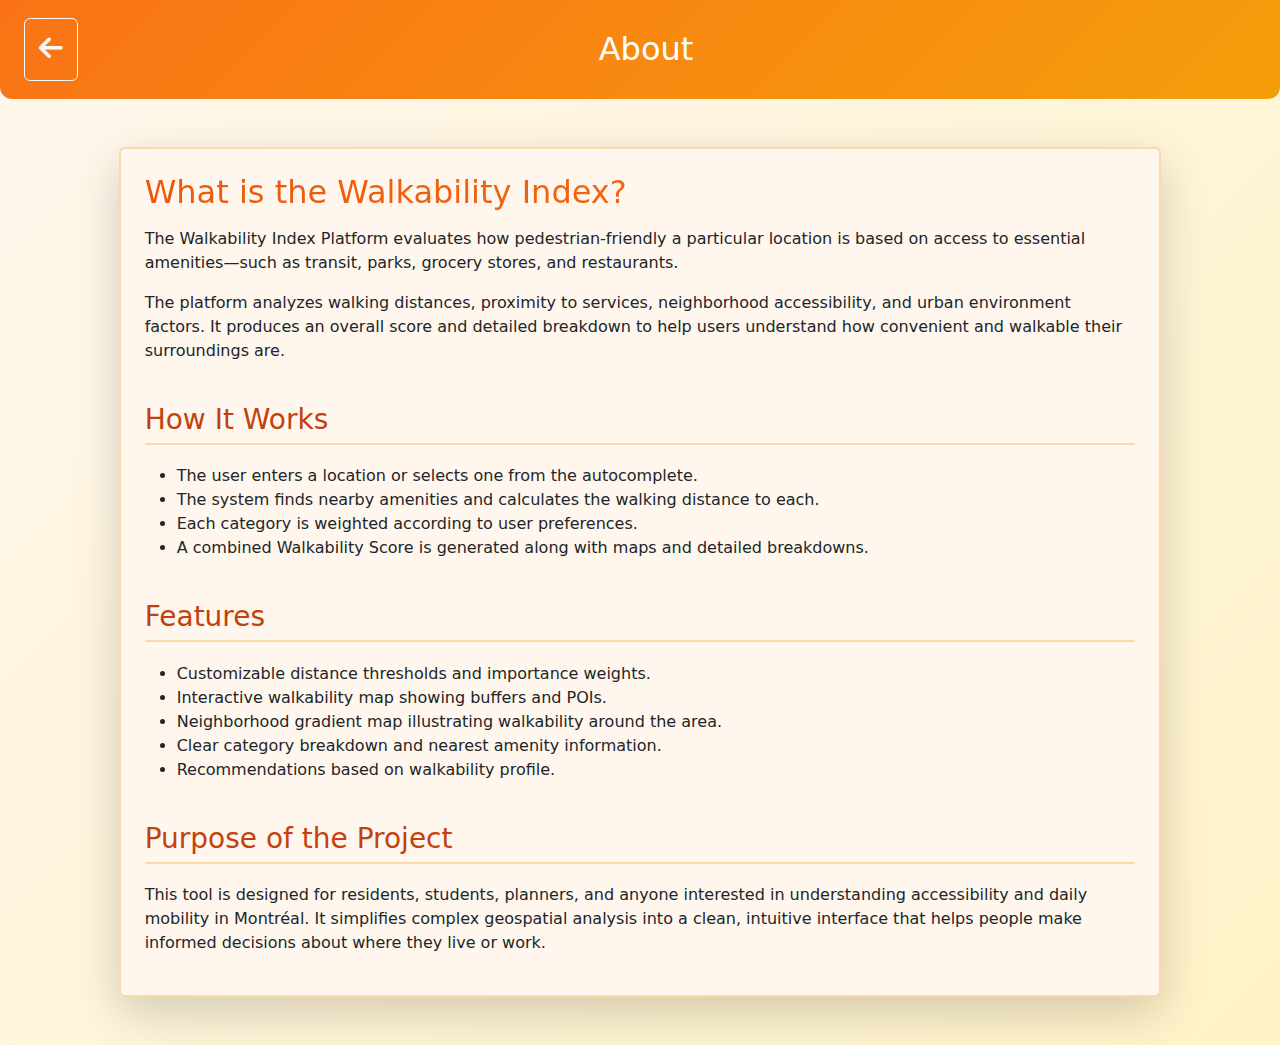
<file: backend/frontend/about.html>
<!DOCTYPE html>
<html lang="en">

<head>
    <meta charset="UTF-8">
    <meta name="viewport" content="width=device-width, initial-scale=1.0">
    <title>About – Walkability Index</title>

    <link href="https://cdn.jsdelivr.net/npm/bootstrap@5.3.0/dist/css/bootstrap.min.css" rel="stylesheet">
    <link href="https://cdnjs.cloudflare.com/ajax/libs/font-awesome/6.0.0/css/all.min.css" rel="stylesheet">

    <style>
        :root {
            --orange-50: #fff7ed;
            --orange-100: #ffedd5;
            --orange-200: #fed7aa;
            --orange-300: #fdba74;
            --orange-400: #fb923c;
            --orange-500: #f97316;
            --orange-600: #ea580c;
            --orange-700: #c2410c;
            --amber-500: #f59e0b;
            --amber-600: #d97706;
        }

        body {
            background: linear-gradient(135deg, var(--orange-50) 0%, #fef3c7 100%);
            min-height: 100vh;
        }

        .text-orange-gradient {
            background: linear-gradient(135deg, var(--orange-600) 0%, var(--orange-500) 100%);
            -webkit-background-clip: text;
            -webkit-text-fill-color: transparent;
            background-clip: text;
        }

        .card-orange {
            border: 2px solid var(--orange-200);
            background: var(--orange-50);
        }

        .header-bar {
            background: linear-gradient(135deg, var(--orange-500), var(--amber-500));
            color: white;
            border-radius: 0 0 12px 12px;
            padding: 18px 24px;
        }

        .btn-outline-orange {
            border-color: var(--orange-300);
            color: white;
            background-color: transparent;
        }

        .btn-outline-orange:hover {
            background-color: var(--orange-100);
            border-color: var(--orange-300);
            color: var(--orange-700);
        }

        .about-section-title {
            color: var(--orange-700);
            border-bottom: 2px solid var(--orange-200);
            padding-bottom: .4rem;
            margin-bottom: 1.2rem;
        }
    </style>
</head>

<body>

    <!-- Header with back button -->
    <div class="header-bar d-flex align-items-center justify-content-between">
        <a href="/static/index.html" class="btn btn-outline-light" style="padding:10px 14px; font-size:1.7rem;">
            <i class="fas fa-arrow-left"></i>
        </a>
        <h2 class="mb-0">About</h2>
        <div style="width:42px;"></div>
    </div>

    <div class="container-fluid my-5">
        <div class="row justify-content-center">
            <div class="col-lg-10">

                <div class="card card-orange shadow-lg p-4">

                    <h2 class="text-orange-gradient mb-3">What is the Walkability Index?</h2>
                    <p>
                        The Walkability Index Platform evaluates how pedestrian-friendly a particular location is based
                        on
                        access to essential amenities—such as transit, parks, grocery stores, and restaurants.
                    </p>
                    <p>
                        The platform analyzes walking distances, proximity to services, neighborhood accessibility, and
                        urban environment factors. It produces an overall score and detailed breakdown to help users
                        understand how convenient and walkable their surroundings are.
                    </p>

                    <h3 class="about-section-title mt-4">How It Works</h3>
                    <ul>
                        <li>The user enters a location or selects one from the autocomplete.</li>
                        <li>The system finds nearby amenities and calculates the walking distance to each.</li>
                        <li>Each category is weighted according to user preferences.</li>
                        <li>A combined Walkability Score is generated along with maps and detailed breakdowns.</li>
                    </ul>

                    <h3 class="about-section-title mt-4">Features</h3>
                    <ul>
                        <li>Customizable distance thresholds and importance weights.</li>
                        <li>Interactive walkability map showing buffers and POIs.</li>
                        <li>Neighborhood gradient map illustrating walkability around the area.</li>
                        <li>Clear category breakdown and nearest amenity information.</li>
                        <li>Recommendations based on walkability profile.</li>
                    </ul>

                    <h3 class="about-section-title mt-4">Purpose of the Project</h3>
                    <p>
                        This tool is designed for residents, students, planners, and anyone interested in understanding
                        accessibility and daily mobility in Montréal. It simplifies complex geospatial analysis into a
                        clean, intuitive interface that helps people make informed decisions about where they live or
                        work.
                    </p>

                </div>

            </div>
        </div>
    </div>

</body>

</html>
</file>
